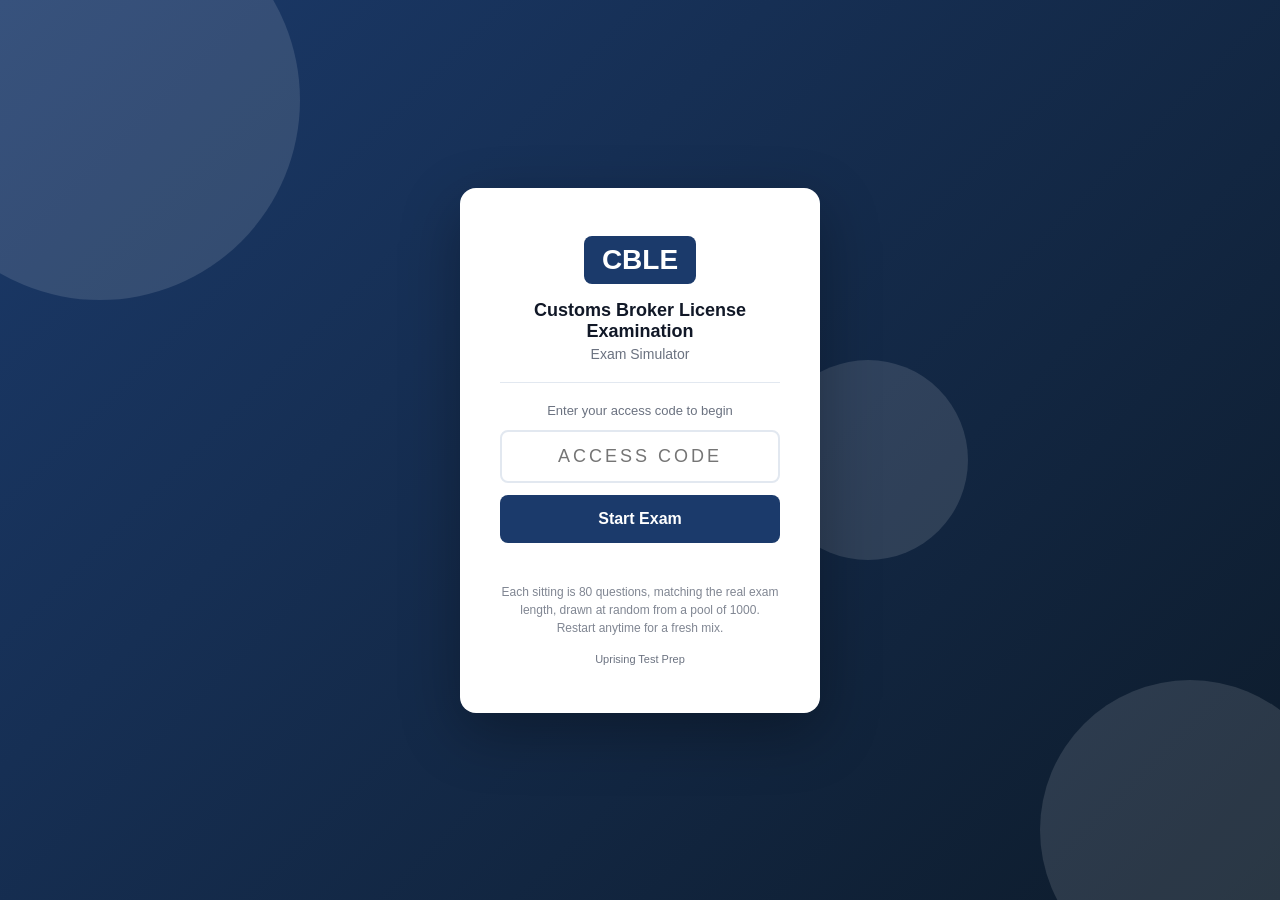
<file: index.html>
<!DOCTYPE html>
<html lang="en">
<head>
  <meta charset="UTF-8" />
  <meta name="viewport" content="width=device-width, initial-scale=1.0, viewport-fit=cover" />
  <meta name="apple-mobile-web-app-capable" content="yes" />
  <meta name="apple-mobile-web-app-status-bar-style" content="black-translucent" />
  <title>CBLE Exam Simulator</title>
  <link rel="stylesheet" href="style.css" />
</head>
<body>

<div id="access-gate">
  <div class="gate-bg-shapes">
    <div class="shape shape-1"></div>
    <div class="shape shape-2"></div>
    <div class="shape shape-3"></div>
  </div>
  <div class="gate-card">
    <div class="gate-logo">
      <div class="logo-badge">CBLE</div>
    </div>
    <h1 class="gate-title">Customs Broker License Examination</h1>
    <p class="gate-subtitle">Exam Simulator</p>
    <div class="gate-divider"></div>
    <p class="gate-instruction">Enter your access code to begin</p>
    <input type="text" id="access-code-input" class="gate-input"
           placeholder="Access Code" autocomplete="off"
           maxlength="20" spellcheck="false" />
    <button id="access-btn" class="gate-btn">Start Exam</button>
    <p id="access-error" class="gate-error"></p>
    <p class="gate-pool-note">Each sitting is 80 questions, matching the real exam length, drawn at random from a pool of 1000. Restart anytime for a fresh mix.</p>
    <p class="gate-hint">Uprising Test Prep</p>
  </div>
</div>

<div id="app" style="display:none">
  <header class="top-bar">
    <div class="bar-left">
      <span class="bar-logo">CBLE</span>
      <span class="bar-title">Exam Simulator</span>
    </div>
    <div class="bar-right">
      <span class="bar-timer" id="timer-display">--:--</span>
      <button class="bar-btn" id="flag-btn">Flag</button>
      <button class="bar-btn bar-btn-primary" id="submit-btn">
        <span class="btn-full">Submit Exam</span>
        <span class="btn-short">Submit</span>
      </button>
    </div>
  </header>

  <div class="progress-strip">
    <div class="progress-bar" id="progress-bar"></div>
  </div>

  <main class="exam-main">
    <div class="question-panel">
      <div class="q-meta">
        <span id="q-counter"></span>
        <span class="q-pool-chip" title="This sitting is 80 questions, matching the real exam length, drawn at random from a pool of 1000. Restart for a fresh mix.">1000 Questions Available</span>
        <span id="q-domain" class="q-domain-tag"></span>
        <span id="q-flag-indicator" class="flag-chip" style="display:none">Flagged</span>
      </div>
      <!-- Shared text for a linked cluster (a clinical case, a reading
           passage). It sits ABOVE the stem, which is the one thing that
           legitimately precedes it, and repeats on every question in the
           cluster so nobody has to page backwards. -->
      <div id="q-cluster-wrap" class="cluster-wrap" style="display:none"></div>
      <p id="question-text" class="q-text"></p>
      <!-- The picture sits BELOW the question text so the simulator matches
           the printed book exactly: stem, then picture, then options. They
           used to disagree (book put the picture under the stem, simulator put
           it above), so no single wording could be true in both places, and
           184 of MLPAO's 185 image questions said "shown above" while the
           book printed the picture below the sentence. Write stems with
           neutral wording ("the strip shown", "the diagram shows") and this
           whole class of bug cannot come back. -->
      <div id="q-image-wrap" style="display:none; margin-bottom:14px;"></div>
      <div id="options-list" class="options-list"></div>
      <div id="explanation-box" class="explanation-box" style="display:none">
        <div class="explanation-label">Explanation</div>
        <p id="explanation-text" class="explanation-text"></p>
      </div>
    </div>
    <div class="nav-bar">
      <button class="nav-btn" id="prev-btn">&#8592; Prev</button>
      <button class="nav-btn nav-btn-map" id="map-btn">Question Map</button>
      <button class="nav-btn nav-btn-next" id="next-btn">Next &#8594;</button>
    </div>
  </main>
</div>

<!-- Question Map Modal -->
<div id="map-modal" style="display:none">
  <div class="map-backdrop" id="map-backdrop"></div>
  <div class="map-panel">
    <div class="map-header">
      <span class="map-title">Question Map</span>
      <button id="map-close" class="map-close-btn">&#x2715; Close</button>
    </div>
    <div class="map-legend">
      <span class="leg-item"><span class="leg-swatch leg-answered"></span>Answered</span>
      <span class="leg-item"><span class="leg-swatch leg-flagged"></span>Flagged</span>
      <span class="leg-item"><span class="leg-swatch leg-unanswered"></span>Unanswered</span>
    </div>
    <div id="q-grid" class="q-grid"></div>
  </div>
</div>

<div id="results-screen" style="display:none">
  <div class="results-card">
    <div class="res-header">
      <div class="res-badge">CBLE</div>
      <h2 id="res-status" class="res-status"></h2>
      <p id="res-score" class="res-score"></p>
    </div>
    <div id="res-domains" class="res-domains"></div>
    <p class="mode-pool-note">This sitting drew 80 questions from a pool of 1000. Restart for a fresh mix.</p>
    <button id="res-review-btn" class="res-btn">Review Answers</button>
    <button id="res-restart-btn" class="res-btn res-btn-secondary">Restart</button>
  </div>
</div>

<script src="questions.js"></script>
<script src="app.js"></script>
</body>
</html>
</file>
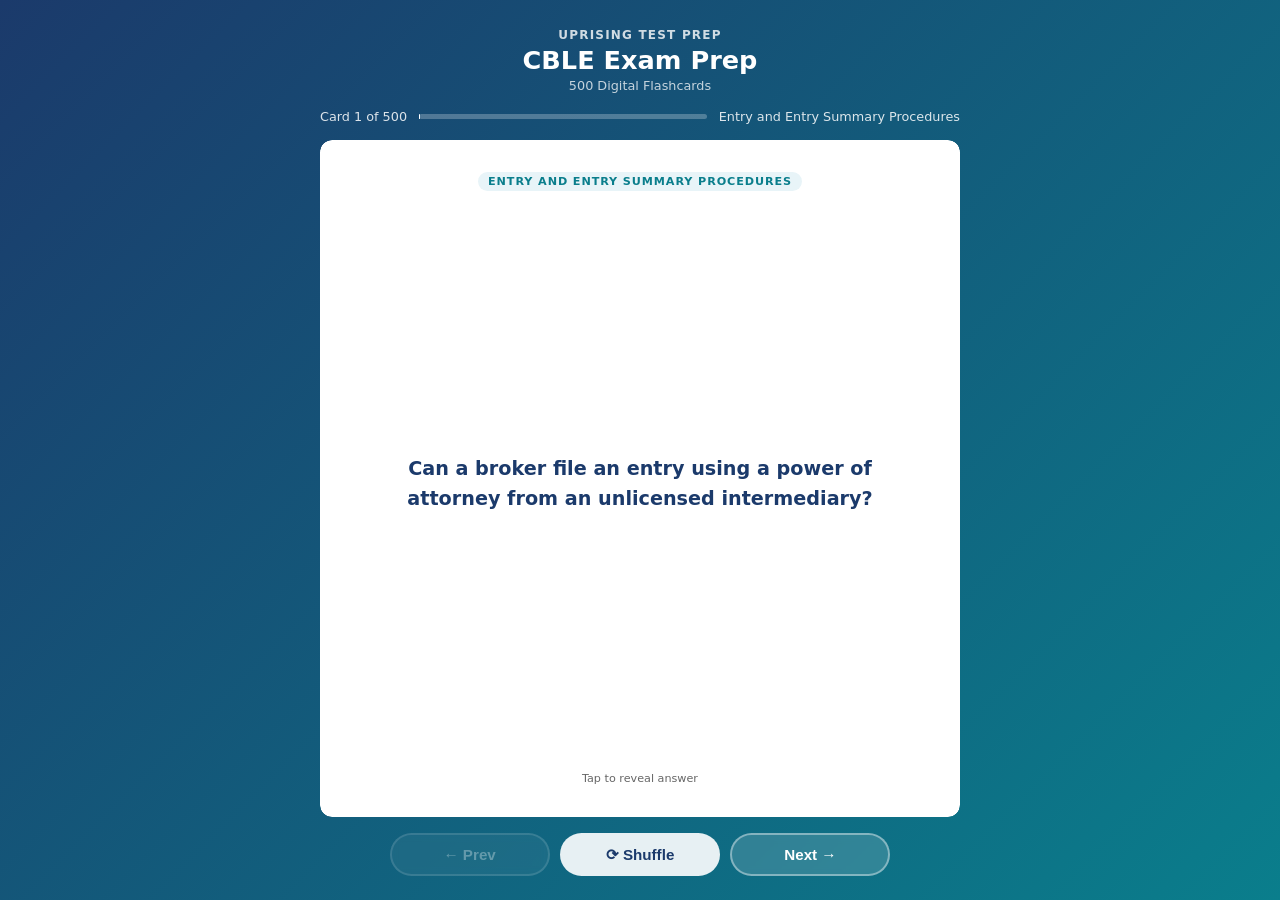
<file: flashcards/index.html>
<!DOCTYPE html>
<html lang="en">
<head>
  <meta charset="UTF-8">
  <meta name="viewport" content="width=device-width, initial-scale=1.0">
  <title>CBLE Exam Prep: Flashcards</title>
  <style>
    :root {
      --blue:   #1B3A6B;
      --teal:   #0A7E8C;
      --ltblue: #E8F4F8;
      --white:  #FFFFFF;
      --text:   #1A1A1A;
      --muted:  #666;
      --radius: 12px;
    }
    * { box-sizing: border-box; margin: 0; padding: 0; }
    html, body { height: 100%; }
    body {
      font-family: 'Segoe UI', system-ui, sans-serif;
      background: linear-gradient(135deg, var(--blue) 0%, var(--teal) 100%);
      /* Pinned, not min-height: the page must never grow, or the controls
         get pushed below the fold on iOS where 100dvh and height:100%
         disagree. The height:100% rule above is the pre-dvh fallback. */
      height: 100dvh;
      max-height: 100dvh;
      overflow: hidden;
      display: flex;
      flex-direction: column;
      align-items: center;
      padding: 1.25rem 1rem 1rem;
      gap: 0.75rem;
      overflow-x: hidden;
    }
    header { text-align: center; color: #fff; flex-shrink: 0; }
    header .brand { font-size: 0.75rem; font-weight: 700; letter-spacing: 0.1em; opacity: 0.8; text-transform: uppercase; }
    header h1 { font-size: 1.3rem; font-weight: 800; margin-top: 0.2rem; }
    header .subtitle { font-size: 0.8rem; opacity: 0.75; margin-top: 0.15rem; }
    #progress-info {
      display: flex; align-items: center; gap: 0.75rem;
      color: rgba(255,255,255,0.85); font-size: 0.8rem;
      flex-shrink: 0; width: 100%; max-width: 640px;
    }
    #progress-bar-track {
      flex: 1; background: rgba(255,255,255,0.25);
      border-radius: 4px; height: 5px;
    }
    #progress-bar-fill { height: 100%; background: #fff; border-radius: 4px; transition: width 0.3s; }
    .card-scene {
      width: 100%; max-width: 640px;
      perspective: 1200px;
      cursor: pointer;
      flex: 1; min-height: 0;
      display: flex; flex-direction: column;
    
      /* WebKit does not clip overflow inside a preserve-3d context, so the
         answer pane's own clip is dropped and a long answer paints over the
         Prev/Next row. This element only sets the perspective and is NOT
         itself in the 3D context, so its clip is honoured in every engine. */
      overflow: hidden;
      border-radius: var(--radius);
    }
    .card-inner {
      position: relative; width: 100%;
      flex: 1; min-height: 0;
      transition: transform 0.55s cubic-bezier(.4,0,.2,1);
      transform-style: preserve-3d;
    }
    .card-scene.flipped .card-inner { transform: rotateY(180deg); }
    .card-face {
      position: absolute; inset: 0;
      backface-visibility: hidden; -webkit-backface-visibility: hidden;
      border-radius: var(--radius);
      display: flex; flex-direction: column;
      padding: 1.5rem 1.75rem;
      box-shadow: 0 12px 40px rgba(0,0,0,0.2);
      overflow: hidden;
    
      /* Painting through a mask forces WebKit to allocate a real clipping
         layer for a 3D-transformed element, which is what makes the
         overflow:hidden and the rounded corners above actually apply. */
      -webkit-mask-image: -webkit-radial-gradient(#fff, #000);
              mask-image: radial-gradient(#fff, #000);
    }
    .card-front { background: var(--white); align-items: center; justify-content: center; }
    .card-back  { background: var(--ltblue); transform: rotateY(180deg); }
    .card-badge {
      font-size: 0.7rem; font-weight: 700; text-transform: uppercase;
      letter-spacing: 0.08em;
      background: var(--ltblue); color: var(--teal);
      padding: 0.2rem 0.65rem; border-radius: 20px;
      margin-bottom: 0.85rem; flex-shrink: 0;
    }
    .card-back .card-badge { background: rgba(10,126,140,0.12); }
    .card-front .q-text {
      font-size: 1.1rem; font-weight: 600; color: var(--blue); line-height: 1.55;
      text-align: center; overflow-y: auto; flex: 1;
      display: flex; align-items: center; justify-content: center;
      scrollbar-width: thin; scrollbar-color: rgba(27,58,107,0.3) transparent;
    }
    .card-back .a-label { font-size: 0.7rem; font-weight: 700; color: var(--teal); text-transform: uppercase; letter-spacing: 0.08em; margin-bottom: 0.4rem; flex-shrink: 0; }
    .card-back .a-text  {
      font-size: 0.975rem; color: var(--text); line-height: 1.65;
      overflow-y: auto; flex: 1; min-height: 0; padding-right: 4px;
      scrollbar-width: thin; scrollbar-color: rgba(10,126,140,0.4) transparent;
    
      -webkit-overflow-scrolling: touch;
      overscroll-behavior: contain;
    }
    .card-back .a-text::-webkit-scrollbar { width: 4px; }
    .card-back .a-text::-webkit-scrollbar-track { background: transparent; }
    .card-back .a-text::-webkit-scrollbar-thumb { background: rgba(10,126,140,0.4); border-radius: 4px; }
    .tap-hint { flex-shrink: 0; margin-top: 0.6rem; font-size: 0.7rem; color: var(--muted); text-align: center; }
    .card-back .tap-hint { color: var(--teal); opacity: 0.7; }
    .controls {
      display: flex; gap: 0.65rem; flex-wrap: nowrap;
      justify-content: center; flex-shrink: 0;
      width: 100%; max-width: 640px;
      padding-bottom: env(safe-area-inset-bottom, 0px);
    }
    .btn {
      padding: 0.6rem 1.2rem; border-radius: 50px;
      border: 2px solid rgba(255,255,255,0.4);
      background: rgba(255,255,255,0.15); color: #fff;
      font-weight: 700; font-size: 0.875rem; cursor: pointer;
      transition: all 0.2s; backdrop-filter: blur(4px);
      white-space: nowrap; flex: 1; max-width: 160px;
    }
    .btn:hover { background: rgba(255,255,255,0.3); border-color: rgba(255,255,255,0.7); }
    .btn:active { transform: scale(0.96); }
    .btn:disabled { opacity: 0.35; cursor: not-allowed; }
    .btn.btn-primary { background: rgba(255,255,255,0.9); color: var(--blue); border-color: transparent; }
    .btn.btn-primary:hover { background: #fff; }
    #loading { color: rgba(255,255,255,0.8); font-size: 1rem; text-align: center; padding: 3rem; flex: 1; }
    @media (min-width: 768px) {
      body { padding: 1.75rem 1.5rem 1.5rem; gap: 1rem; }
      header h1 { font-size: 1.6rem; }
      .card-face { padding: 2rem 2.5rem; }
      .card-front .q-text { font-size: 1.2rem; }
      .card-back .a-text { font-size: 1.05rem; }
      .btn { font-size: 0.95rem; padding: 0.65rem 1.4rem; }
    }
    @media (max-width: 380px) {
      body { padding: 0.75rem; gap: 0.5rem; }
      header .brand { font-size: 0.65rem; }
      header h1 { font-size: 1.1rem; }
      header .subtitle { display: none; }
      .card-face { padding: 1rem 1.1rem; }
      .card-front .q-text { font-size: 0.975rem; }
      .card-back .a-text { font-size: 0.875rem; }
      .btn { font-size: 0.8rem; padding: 0.5rem 0.75rem; }
    }
  </style>
</head>
<body>
<header>
  <div class="brand">Uprising Test Prep</div>
  <h1>CBLE Exam Prep</h1>
  <div class="subtitle">500 Digital Flashcards</div>
</header>
<div id="progress-info">
  <span id="card-counter">Card 1 of 500</span>
  <div id="progress-bar-track"><div id="progress-bar-fill" style="width:0%"></div></div>
  <span id="domain-label"></span>
</div>
<div id="loading">Loading flashcards...</div>
<div class="card-scene" id="card-scene" style="display:none" onclick="flipCard()">
  <div class="card-inner" id="card-inner">
    <div class="card-face card-front">
      <div class="card-badge" id="front-badge"></div>
      <div class="q-text" id="q-text"></div>
      <div class="tap-hint">Tap to reveal answer</div>
    </div>
    <div class="card-face card-back">
      <div class="card-badge" id="back-badge">Answer</div>
      <div class="a-label">Answer</div>
      <div class="a-text" id="a-text"></div>
      <div class="tap-hint">Tap to flip back</div>
    </div>
  </div>
</div>
<div class="controls" id="controls" style="display:none">
  <button class="btn" id="prev-btn" onclick="event.stopPropagation();move(-1)" disabled>&#8592; Prev</button>
  <button class="btn btn-primary" onclick="event.stopPropagation();shuffleCards()">&#10227; Shuffle</button>
  <button class="btn" id="next-btn" onclick="event.stopPropagation();move(1)">Next &#8594;</button>
</div>
<script>
const DOMAIN_LABELS = {
  entry_and_entry_summary_procedures: "Entry and Entry Summary Procedures",
  tariff_classification_and_the_htsus: "Tariff Classification and the HTSUS",
  valuation_appraisement_and_duty_assessment: "Valuation Appraisement and Duty Assessment",
  broker_compliance_recordkeeping_and_penalties: "Broker Compliance Recordkeeping and Penalties",
  bonds_warehouses_and_foreign_trade_zones: "Bonds Warehouses and Foreign Trade Zones",
  country_of_origin_marking_and_intellectual_property_rights: "Country of Origin Marking and Intellectual Property Rights",
  quota_trade_agreements_and_drawback: "Quota Trade Agreements and Drawback",
  practical_exercises_and_general_broker_duties: "Practical Exercises and General Broker Duties",
};
let cards   = [];
let current = 0;
async function init() {
  try {
    const res = await fetch('flashcards.json');
    if (!res.ok) throw new Error('Network error');
    cards = await res.json();
    document.getElementById('loading').style.display    = 'none';
    document.getElementById('card-scene').style.display = 'flex';
    document.getElementById('controls').style.display   = 'flex';
    show();
  } catch (e) {
    document.getElementById('loading').textContent = 'Error loading flashcards. Please try refreshing.';
  }
}
function domainLabel(key) {
  return DOMAIN_LABELS[key] || key.replace(/_/g, ' ').replace(/\b\w/g, c => c.toUpperCase());
}
function show() {
  const c = cards[current];
  document.getElementById('card-scene').classList.remove('flipped');
  document.getElementById('a-text').scrollTop = 0;
  const label = domainLabel(c.domain || c.chapter || '');
  document.getElementById('q-text').textContent       = c.front;
  document.getElementById('a-text').textContent       = c.back;
  document.getElementById('front-badge').textContent  = label;
  document.getElementById('back-badge').textContent   = label;
  document.getElementById('card-counter').textContent = `Card ${current+1} of ${cards.length}`;
  document.getElementById('domain-label').textContent = label;
  document.getElementById('progress-bar-fill').style.width = `${((current+1)/cards.length*100).toFixed(1)}%`;
  document.getElementById('prev-btn').disabled = current === 0;
  document.getElementById('next-btn').disabled = current === cards.length - 1;
}
function flipCard() { document.getElementById('card-scene').classList.toggle('flipped'); }
function move(dir) {
  const next = current + dir;
  if (next < 0 || next >= cards.length) return;
  current = next; show();
}
function shuffleCards() {
  for (let i = cards.length - 1; i > 0; i--) {
    const j = Math.floor(Math.random() * (i+1));
    [cards[i], cards[j]] = [cards[j], cards[i]];
  }
  current = 0; show();
}
document.addEventListener('keydown', e => {
  if (e.key === 'ArrowRight' || e.key === 'ArrowDown') move(1);
  else if (e.key === 'ArrowLeft' || e.key === 'ArrowUp') move(-1);
  else if (e.key === ' ' || e.key === 'Enter') { e.preventDefault(); flipCard(); }
});
init();
</script>
</body>
</html>
</file>
<file: style.css>
/* CBLE Exam Simulator, Styles */
:root {
  --primary:   #1B3A6B;
  --pass:      #059669;
  --fail:      #DC2626;
  --bg:        #F3F4F8;
  --card:      #FFFFFF;
  --border:    #E2E8F0;
  --text:      #111827;
  --muted:     #6B7280;
  --radius:    10px;
}
*, *::before, *::after { box-sizing: border-box; margin: 0; padding: 0; }
body {
  font-family: -apple-system, BlinkMacSystemFont, "Segoe UI", sans-serif;
  background: var(--bg);
  color: var(--text);
  height: 100vh;
  height: 100dvh;
  overflow: hidden;
  -webkit-text-size-adjust: 100%;
}

/* ── Access Gate ─────────────────────────────────────────────────────────── */
#access-gate {
  display: flex;
  align-items: center;
  justify-content: center;
  height: 100vh;
  height: 100dvh;
  background: linear-gradient(135deg, var(--primary) 0%, #0d1b2a 100%);
  position: relative;
  overflow: hidden;
  padding: 20px;
  padding-top: max(20px, env(safe-area-inset-top));
  padding-bottom: max(20px, env(safe-area-inset-bottom));
}
.gate-bg-shapes { position: absolute; inset: 0; pointer-events: none; }
.shape { position: absolute; border-radius: 50%; opacity: .12; background: #fff; }
.shape-1 { width: 400px; height: 400px; top: -100px; left: -100px; }
.shape-2 { width: 300px; height: 300px; bottom: -80px; right: -60px; }
.shape-3 { width: 200px; height: 200px; top: 40%; left: 60%; }
.gate-card {
  background: #fff;
  border-radius: 16px;
  padding: 48px 40px;
  text-align: center;
  width: 100%;
  max-width: 360px;
  position: relative;
  z-index: 1;
  box-shadow: 0 20px 60px rgba(0,0,0,.3);
}
.logo-badge {
  display: inline-block;
  background: var(--primary);
  color: #fff;
  font-weight: 800;
  font-size: 28px;
  padding: 8px 18px;
  border-radius: 8px;
}
.gate-title { font-size: 18px; font-weight: 700; margin-top: 16px; color: var(--text); }
.gate-subtitle { color: var(--muted); font-size: 14px; margin-top: 4px; }
.gate-divider { height: 1px; background: var(--border); margin: 20px 0; }
.gate-instruction { font-size: 13px; color: var(--muted); margin-bottom: 12px; }
.gate-input {
  width: 100%;
  padding: 14px 16px;
  border: 2px solid var(--border);
  border-radius: 8px;
  font-size: 18px;
  text-align: center;
  text-transform: uppercase;
  letter-spacing: 3px;
  outline: none;
}
.gate-input:focus { border-color: var(--primary); }
.gate-btn {
  width: 100%;
  margin-top: 12px;
  padding: 15px;
  background: var(--primary);
  color: #fff;
  border: none;
  border-radius: 8px;
  font-size: 16px;
  font-weight: 600;
  cursor: pointer;
  -webkit-tap-highlight-color: transparent;
}
.gate-btn:hover { opacity: .9; }
.gate-error { color: var(--fail); font-size: 13px; margin-top: 8px; min-height: 18px; }
.gate-hint { color: var(--muted); font-size: 11px; margin-top: 16px; }
.gate-pool-note { color: var(--muted); opacity: .85; font-size: 12px; margin-top: 14px; line-height: 1.5; }
.mode-pool-note { color: var(--muted); opacity: .85; font-size: 12.5px; text-align: center; margin: 4px 0 16px; line-height: 1.5; }

/* ── App shell ───────────────────────────────────────────────────────────── */
#app {
  display: flex;
  flex-direction: column;
  height: 100vh;
  height: 100dvh;
  padding-top: env(safe-area-inset-top);
}
.top-bar {
  display: flex;
  justify-content: space-between;
  align-items: center;
  background: var(--primary);
  color: #fff;
  padding: 0 20px;
  padding-left: max(20px, env(safe-area-inset-left));
  padding-right: max(20px, env(safe-area-inset-right));
  height: 52px;
  flex-shrink: 0;
  gap: 8px;
}
.bar-left { display: flex; align-items: center; gap: 8px; min-width: 0; }
.bar-logo { font-weight: 800; font-size: 18px; flex-shrink: 0; }
.bar-title { font-size: 14px; opacity: .8; white-space: nowrap; overflow: hidden; text-overflow: ellipsis; }
.bar-right { display: flex; align-items: center; gap: 8px; flex-shrink: 0; }
.bar-timer {
  font-variant-numeric: tabular-nums;
  font-size: 16px;
  font-weight: 600;
  min-width: 68px;
  text-align: right;
}
.bar-btn {
  padding: 7px 13px;
  background: rgba(255,255,255,.15);
  border: 1px solid rgba(255,255,255,.3);
  color: #fff;
  border-radius: 6px;
  cursor: pointer;
  font-size: 13px;
  white-space: nowrap;
  -webkit-tap-highlight-color: transparent;
  touch-action: manipulation;
}
.bar-btn:hover { background: rgba(255,255,255,.25); }
.bar-btn-primary {
  background: #fff;
  color: var(--primary);
  border-color: #fff;
  font-weight: 600;
}
.bar-btn-primary:hover { background: #f0f0f0; }
.btn-short { display: none; }
.btn-full  { display: inline; }

.progress-strip { height: 4px; background: rgba(0,0,0,.1); flex-shrink: 0; }
.progress-bar   { height: 100%; background: #4ade80; transition: width .3s; }

/* ── Main exam area ──────────────────────────────────────────────────────── */
.exam-main {
  flex: 1;
  overflow: hidden;
  display: flex;
  flex-direction: column;
  padding: 16px 20px 0;
  padding-left: max(16px, env(safe-area-inset-left));
  padding-right: max(16px, env(safe-area-inset-right));
  min-height: 0;
}
.question-panel { flex: 1; overflow-y: auto; padding-bottom: 12px; -webkit-overflow-scrolling: touch; }
.q-meta {
  display: flex;
  align-items: center;
  gap: 8px;
  margin-bottom: 12px;
  font-size: 13px;
  color: var(--muted);
  flex-wrap: wrap;
}
.q-domain-tag {
  background: var(--primary);
  color: #fff;
  padding: 2px 8px;
  border-radius: 4px;
  font-size: 11px;
  font-weight: 600;
}
.q-pool-chip {
  background: #EEF2FF;
  background: color-mix(in srgb, var(--primary) 12%, #fff);
  color: var(--primary);
  border: 1px solid var(--primary);
  padding: 2px 8px;
  border-radius: 10px;
  font-size: 11px;
  font-weight: 700;
  cursor: help;
  white-space: nowrap;
}
.flag-chip {
  background: #FEF3C7;
  color: #92400E;
  padding: 2px 8px;
  border-radius: 4px;
  font-size: 11px;
  font-weight: 600;
}
.cluster-wrap {
  border-left: 4px solid var(--primary, #1B3A6B);
  background: #F2F6FC; border-radius: 8px;
  padding: 10px 14px; margin-bottom: 16px;
}
.cluster-label {
  font-size: 11px; font-weight: 700; letter-spacing: 0.06em;
  text-transform: uppercase; color: var(--primary, #1B3A6B); margin-bottom: 6px;
}
.cluster-body {
  max-height: 38vh; overflow-y: auto; font-size: 15px; line-height: 1.6;
  -webkit-overflow-scrolling: touch;
}
.cluster-body p + p { margin-top: 10px; }
@media (min-width: 1100px) { .cluster-body { max-height: 52vh; } }

.q-image {
  max-width: 100%;
  /* Cap the height too. With only max-width, a tall exhibit renders at full
     width and pushes the stem and every option below the fold, so the question
     looks like it has no answers until the candidate scrolls. Found on CNPLE. */
  max-height: 62vh;
  width: auto;
  height: auto;
  object-fit: contain;
  border-radius: 6px;
  border: 1px solid var(--border);
  display: block;
  margin-bottom: 14px;
}
.q-text { font-size: 16px; line-height: 1.65; margin-bottom: 20px; }
.options-list { display: flex; flex-direction: column; gap: 10px; }
.option {
  display: flex;
  align-items: flex-start;
  gap: 12px;
  padding: 15px 16px;
  background: var(--card);
  border: 2px solid var(--border);
  border-radius: var(--radius);
  cursor: pointer;
  transition: .15s;
  -webkit-tap-highlight-color: transparent;
  touch-action: manipulation;
  min-height: 52px;
}
.option:hover  { border-color: var(--primary); background: #F8FAFF; }
.option.selected  { border-color: var(--primary); background: #EEF3FF; }
.option.correct   { border-color: #059669; background: #ECFDF5; }
.option.incorrect { border-color: #DC2626; background: #FEF2F2; }
.explanation-box {
  margin-top: 20px;
  padding: 16px 18px;
  background: #F0F9FF;
  border-left: 4px solid #2563EB;
  border-radius: 6px;
}
.explanation-label {
  font-size: 11px;
  font-weight: 700;
  text-transform: uppercase;
  letter-spacing: .06em;
  color: #2563EB;
  margin-bottom: 8px;
}
.explanation-text { font-size: 14.5px; line-height: 1.7; color: #1e293b; margin: 0; }
.opt-letter { font-weight: 700; font-size: 15px; color: var(--primary); min-width: 22px; padding-top: 1px; flex-shrink: 0; }
.opt-text   { font-size: 15px; line-height: 1.5; }

/* ── Nav bar ─────────────────────────────────────────────────────────────── */
.nav-bar {
  display: flex;
  align-items: center;
  gap: 8px;
  padding: 10px 0;
  padding-bottom: max(14px, env(safe-area-inset-bottom));
  flex-shrink: 0;
}
.nav-btn {
  flex: 1;
  padding: 13px 8px;
  background: var(--card);
  border: 1px solid var(--border);
  border-radius: 8px;
  cursor: pointer;
  font-size: 15px;
  font-weight: 500;
  text-align: center;
  -webkit-tap-highlight-color: transparent;
  touch-action: manipulation;
  min-height: 48px;
}
.nav-btn:hover      { background: #f0f0f0; }
.nav-btn-map {
  background: var(--bg);
  border-color: var(--primary);
  color: var(--primary);
  font-weight: 600;
}
.nav-btn-map:hover { background: #EEF3FF; }
.nav-btn-next {
  background: var(--primary);
  color: #fff;
  border-color: var(--primary);
}
.nav-btn-next:hover { opacity: .9; }

/* ── Question Map Modal ──────────────────────────────────────────────────── */
#map-modal {
  position: fixed;
  inset: 0;
  z-index: 1000;
  display: flex;
  flex-direction: column;
  justify-content: flex-end;
}
.map-backdrop { position: absolute; inset: 0; background: rgba(0,0,0,.5); }
.map-panel {
  position: relative;
  background: #fff;
  border-radius: 20px 20px 0 0;
  padding: 20px;
  padding-bottom: max(20px, env(safe-area-inset-bottom));
  max-height: 80vh;
  max-height: 80dvh;
  display: flex;
  flex-direction: column;
  box-shadow: 0 -4px 30px rgba(0,0,0,.2);
}
.map-header {
  display: flex;
  align-items: center;
  justify-content: space-between;
  margin-bottom: 12px;
  flex-shrink: 0;
}
.map-title { font-size: 17px; font-weight: 700; color: var(--text); }
.map-close-btn {
  padding: 8px 16px;
  background: var(--bg);
  border: 1px solid var(--border);
  border-radius: 8px;
  cursor: pointer;
  font-size: 14px;
  font-weight: 500;
  min-height: 40px;
  -webkit-tap-highlight-color: transparent;
  touch-action: manipulation;
}
.map-close-btn:hover { background: #e5e7eb; }
.map-legend { display: flex; gap: 16px; margin-bottom: 14px; flex-shrink: 0; flex-wrap: wrap; }
.leg-item { display: flex; align-items: center; gap: 6px; font-size: 13px; color: var(--muted); }
.leg-swatch {
  width: 16px;
  height: 16px;
  border-radius: 3px;
  border: 1px solid var(--border);
  background: var(--card);
  display: inline-block;
  flex-shrink: 0;
}
.leg-swatch.leg-answered  { background: var(--primary); border-color: var(--primary); }
.leg-swatch.leg-flagged   { background: #FEF3C7; border-color: #F59E0B; }
.leg-swatch.leg-unanswered { background: var(--card); }
.q-grid {
  display: flex;
  flex-wrap: wrap;
  gap: 6px;
  overflow-y: auto;
  flex: 1;
  padding-bottom: 8px;
  -webkit-overflow-scrolling: touch;
}
.grid-btn {
  width: 40px;
  height: 40px;
  border: 1px solid var(--border);
  border-radius: 6px;
  background: var(--card);
  font-size: 12px;
  cursor: pointer;
  font-weight: 500;
  -webkit-tap-highlight-color: transparent;
  touch-action: manipulation;
}
.grid-btn.answered { background: var(--primary); color: #fff; border-color: var(--primary); }
.grid-btn.flagged  { background: #FEF3C7; border-color: #F59E0B; }
.grid-btn.active   { outline: 3px solid var(--primary); outline-offset: 2px; }

/* ── Results ─────────────────────────────────────────────────────────────── */
#results-screen {
  display: flex;
  align-items: flex-start;
  justify-content: center;
  min-height: 100vh;
  min-height: 100dvh;
  background: var(--bg);
  overflow-y: auto;
  -webkit-overflow-scrolling: touch;
  padding: 20px 16px;
  padding-top: max(20px, env(safe-area-inset-top));
  padding-bottom: max(20px, env(safe-area-inset-bottom));
}
.results-card {
  background: var(--card);
  border-radius: 16px;
  padding: 40px;
  max-width: 480px;
  width: 100%;
  box-shadow: 0 8px 30px rgba(0,0,0,.1);
}
.res-header { text-align: center; margin-bottom: 24px; }
.res-badge {
  display: inline-block;
  background: var(--primary);
  color: #fff;
  font-weight: 800;
  font-size: 22px;
  padding: 6px 16px;
  border-radius: 8px;
}
.res-status { font-size: 36px; font-weight: 800; margin-top: 12px; }
.res-score  { font-size: 18px; color: var(--muted); margin-top: 4px; }
.res-domains { margin-bottom: 24px; display: flex; flex-direction: column; gap: 10px; }
.res-domain-row { display: flex; align-items: center; gap: 8px; font-size: 13px; }
.res-domain-name { width: 160px; font-weight: 500; flex-shrink: 0; }
.res-domain-bar-wrap { flex: 1; background: #E5E7EB; border-radius: 4px; height: 8px; overflow: hidden; }
.res-domain-bar { height: 100%; border-radius: 4px; transition: width .5s; }
.res-domain-pct { width: 36px; text-align: right; font-weight: 600; }
.res-btn {
  width: 100%;
  padding: 15px;
  background: var(--primary);
  color: #fff;
  border: none;
  border-radius: 8px;
  font-size: 15px;
  font-weight: 600;
  cursor: pointer;
  margin-bottom: 10px;
  min-height: 52px;
  -webkit-tap-highlight-color: transparent;
  touch-action: manipulation;
}
.res-btn:hover { opacity: .9; }
.res-btn-secondary {
  background: transparent;
  color: var(--primary);
  border: 2px solid var(--primary);
}
.res-btn-secondary:hover { background: var(--primary); color: #fff; }

/* ── Mobile breakpoint (phones ≤ 640px) ─────────────────────────────────── */
@media (max-width: 640px) {
  /* Gate card */
  .gate-card { padding: 32px 24px; }

  /* Top bar: hide long title text, swap Submit label */
  .bar-title  { display: none; }
  .btn-full   { display: none; }
  .btn-short  { display: inline; }
  .bar-right  { gap: 6px; }
  .bar-btn    { padding: 6px 10px; font-size: 12px; }
  .bar-timer  { font-size: 14px; min-width: 58px; }

  /* Exam main */
  .exam-main { padding: 12px 14px 0; }
  .q-text { font-size: 16px; }
  .opt-text { font-size: 15px; }

  /* Nav bar, bigger touch targets */
  .nav-btn { font-size: 14px; padding: 14px 6px; }

  /* Results */
  .results-card { padding: 28px 20px; }
  .res-domain-name { width: 110px; font-size: 12px; }
  .res-domain-pct  { font-size: 12px; }
  .res-status { font-size: 30px; }

  /* Map grid, slightly bigger buttons on phones */
  .grid-btn { width: 42px; height: 42px; }
}

/* ── Very small phones (≤ 380px) ────────────────────────────────────────── */
@media (max-width: 380px) {
  .bar-logo { font-size: 15px; }
  .bar-btn  { padding: 5px 8px; font-size: 11px; }
  .bar-timer { font-size: 13px; min-width: 52px; }
  .nav-btn  { font-size: 13px; }
  .grid-btn { width: 38px; height: 38px; font-size: 11px; }
}
</file>
